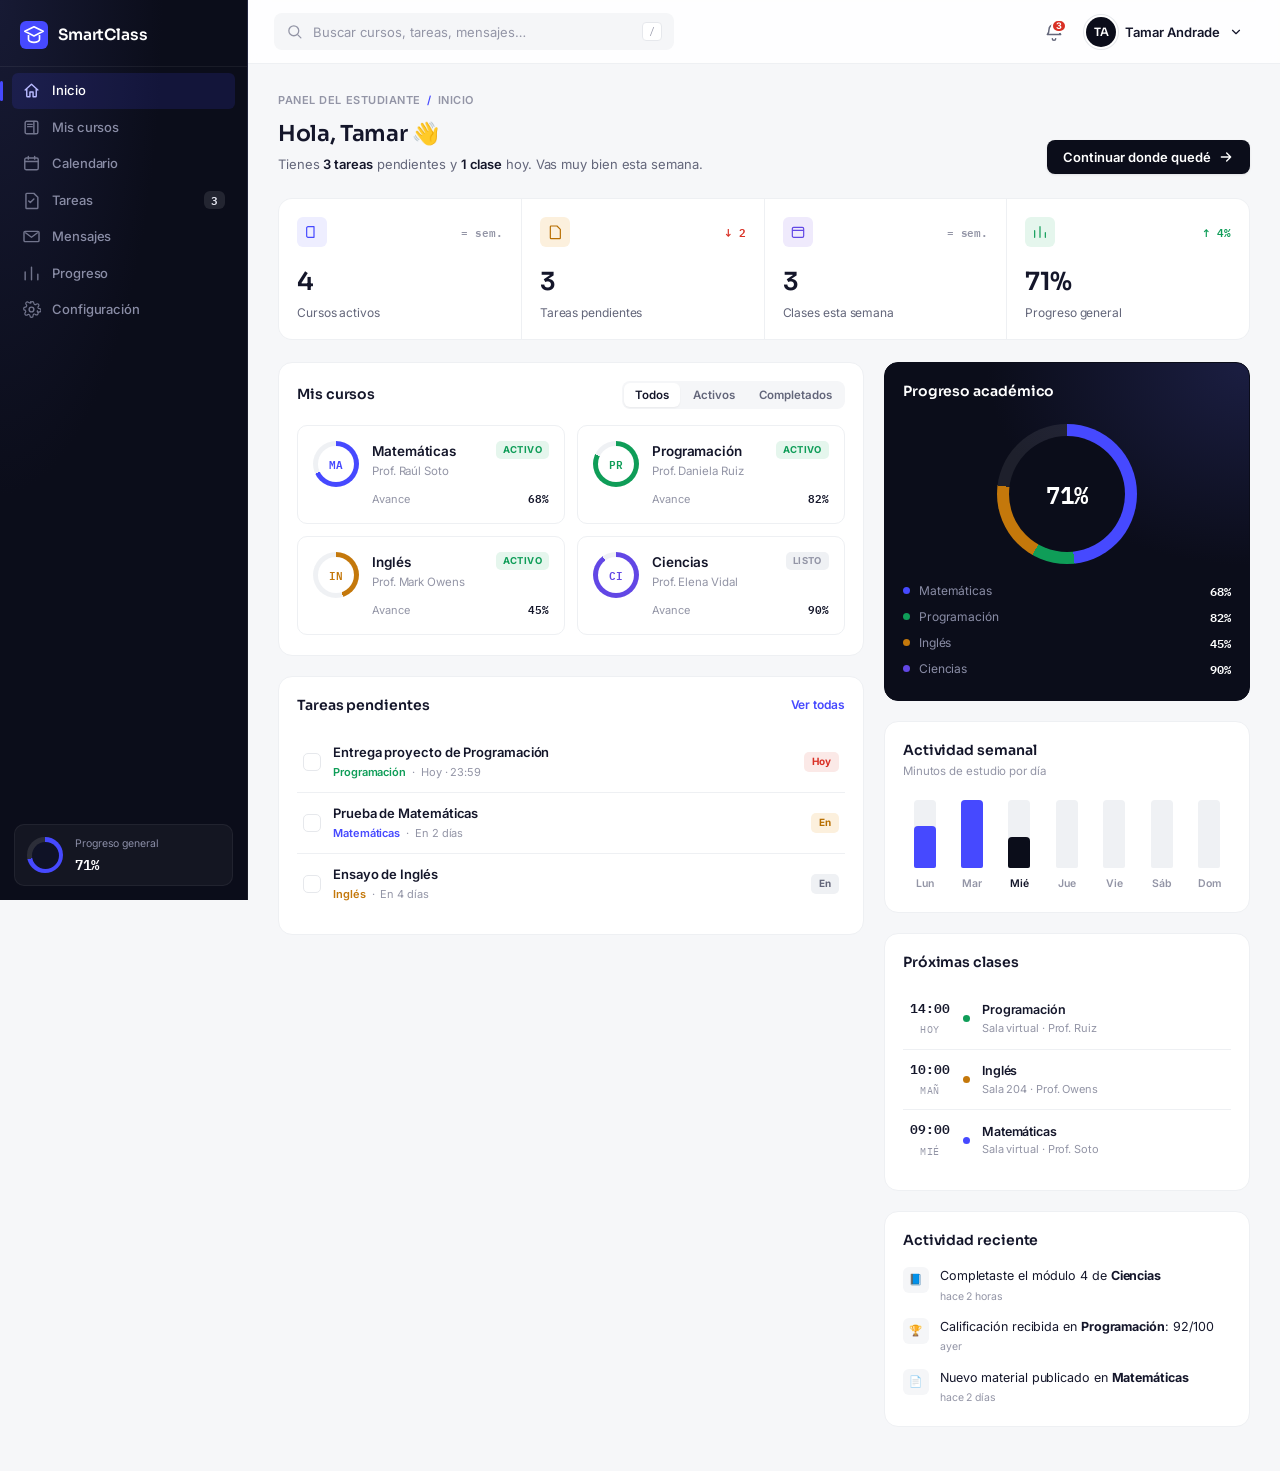
<file: index.html>
<!DOCTYPE html>
<html lang="es">
<head>
    <meta charset="UTF-8" />
    <meta name="viewport" content="width=device-width, initial-scale=1.0" />
    <title>SmartClass — Panel del estudiante</title>
    <meta name="description" content="SmartClass: plataforma educativa. Panel principal del estudiante." />
    <meta name="author" content="Tamar Andrade Miranda" />

    <!-- Google Fonts: Sora (display) + Inter (body/UI) + IBM Plex Mono (datos/cifras) -->
    <link rel="preconnect" href="https://fonts.googleapis.com">
    <link rel="preconnect" href="https://fonts.gstatic.com" crossorigin>
    <link href="https://fonts.googleapis.com/css2?family=Sora:wght@500;600;700;800&family=Inter:wght@400;500;600;700&family=IBM+Plex+Mono:wght@500;600&display=swap" rel="stylesheet">

    <!-- ✅ RUTA CORREGIDA: Añadido ./ para GitHub Pages -->
    <link rel="stylesheet" href="./css/styles.css" />
</head>
<body>

    <!-- ============ OVERLAY (móvil, al abrir sidebar) ============ -->
    <div class="overlay" id="overlay"></div>

    <div class="app">

        <!-- ============ SIDEBAR ============ -->
        <aside class="sidebar" id="sidebar">
            <div class="sidebar__brand">
                <span class="sidebar__logo" aria-hidden="true">
                    <svg width="22" height="22" viewBox="0 0 24 24" fill="none"><path d="M12 3L2 8l10 5 10-5-10-5z" stroke="currentColor" stroke-width="1.8" stroke-linejoin="round"/><path d="M6 12v5c0 1.5 2.7 3 6 3s6-1.5 6-3v-5" stroke="currentColor" stroke-width="1.8" stroke-linejoin="round"/></svg>
                </span>
                <span class="sidebar__name">SmartClass</span>
                <button class="sidebar__close" id="sidebarClose" aria-label="Cerrar menú">
                    <svg width="20" height="20" viewBox="0 0 24 24" fill="none"><path d="M6 6l12 12M18 6L6 18" stroke="currentColor" stroke-width="1.8" stroke-linecap="round"/></svg>
                </button>
            </div>

            <nav class="sidebar__nav" aria-label="Navegación principal">
                <a href="#" class="navlink is-active" data-nav="inicio">
                    <svg class="navlink__icon" width="19" height="19" viewBox="0 0 24 24" fill="none"><path d="M4 11.5L12 4l8 7.5" stroke="currentColor" stroke-width="1.8" stroke-linecap="round" stroke-linejoin="round"/><path d="M6 10v9a1 1 0 001 1h3v-6h4v6h3a1 1 0 001-1v-9" stroke="currentColor" stroke-width="1.8" stroke-linejoin="round"/></svg>
                    <span>Inicio</span>
                </a>
                <a href="#" class="navlink" data-nav="cursos">
                    <svg class="navlink__icon" width="19" height="19" viewBox="0 0 24 24" fill="none"><path d="M4 6a2 2 0 012-2h9v16H6a2 2 0 01-2-2V6z" stroke="currentColor" stroke-width="1.8" stroke-linejoin="round"/><path d="M15 4h3a2 2 0 012 2v12a2 2 0 01-2 2h-3" stroke="currentColor" stroke-width="1.8"/><path d="M7 8h6M7 11h6" stroke="currentColor" stroke-width="1.6" stroke-linecap="round"/></svg>
                    <span>Mis cursos</span>
                </a>
                <a href="#" class="navlink" data-nav="calendario">
                    <svg class="navlink__icon" width="19" height="19" viewBox="0 0 24 24" fill="none"><rect x="3.5" y="5" width="17" height="15" rx="2" stroke="currentColor" stroke-width="1.8"/><path d="M3.5 9.5h17M8 3v3.5M16 3v3.5" stroke="currentColor" stroke-width="1.8" stroke-linecap="round"/></svg>
                    <span>Calendario</span>
                </a>
                <a href="#" class="navlink" data-nav="tareas">
                    <svg class="navlink__icon" width="19" height="19" viewBox="0 0 24 24" fill="none"><path d="M6 3h9l5 5v13a1 1 0 01-1 1H6a1 1 0 01-1-1V4a1 1 0 011-1z" stroke="currentColor" stroke-width="1.8" stroke-linejoin="round"/><path d="M8.5 12.5l2 2 4.5-4.5" stroke="currentColor" stroke-width="1.8" stroke-linecap="round" stroke-linejoin="round"/></svg>
                    <span>Tareas</span>
                    <span class="navlink__badge" id="navTaskBadge">3</span>
                </a>
                <a href="#" class="navlink" data-nav="mensajes">
                    <svg class="navlink__icon" width="19" height="19" viewBox="0 0 24 24" fill="none"><path d="M4 5.5h16A1.5 1.5 0 0121.5 7v10a1.5 1.5 0 01-1.5 1.5H4A1.5 1.5 0 012.5 17V7A1.5 1.5 0 014 5.5z" stroke="currentColor" stroke-width="1.8" stroke-linejoin="round"/><path d="M4 7l8 6 8-6" stroke="currentColor" stroke-width="1.8" stroke-linejoin="round"/></svg>
                    <span>Mensajes</span>
                </a>
                <a href="#" class="navlink" data-nav="progreso">
                    <svg class="navlink__icon" width="19" height="19" viewBox="0 0 24 24" fill="none"><path d="M4 20V10M12 20V4M20 20v-7" stroke="currentColor" stroke-width="1.8" stroke-linecap="round"/></svg>
                    <span>Progreso</span>
                </a>
                <a href="#" class="navlink" data-nav="config">
                    <svg class="navlink__icon" width="19" height="19" viewBox="0 0 24 24" fill="none"><circle cx="12" cy="12" r="3" stroke="currentColor" stroke-width="1.8"/><path d="M19.4 13.5a1.7 1.7 0 00.34 1.87l.06.06a2 2 0 11-2.83 2.83l-.06-.06a1.7 1.7 0 00-1.87-.34 1.7 1.7 0 00-1 1.55V19.9a2 2 0 11-4 0v-.09a1.7 1.7 0 00-1.1-1.55 1.7 1.7 0 00-1.87.34l-.06.06a2 2 0 11-2.83-2.83l.06-.06a1.7 1.7 0 00.34-1.87 1.7 1.7 0 00-1.55-1H4.1a2 2 0 110-4h.09a1.7 1.7 0 001.55-1.1 1.7 1.7 0 00-.34-1.87l-.06-.06a2 2 0 112.83-2.83l.06.06a1.7 1.7 0 001.87.34H10a1.7 1.7 0 001-1.55V4.1a2 2 0 114 0v.09a1.7 1.7 0 001 1.55 1.7 1.7 0 001.87-.34l.06-.06a2 2 0 112.83 2.83l-.06.06a1.7 1.7 0 00-.34 1.87V10a1.7 1.7 0 001.55 1h.09a2 2 0 110 4h-.09a1.7 1.7 0 00-1.55 1z" stroke="currentColor" stroke-width="1.5" stroke-linejoin="round"/></svg>
                    <span>Configuración</span>
                </a>
            </nav>

            <div class="sidebar__footer">
                <div class="mini-progress">
                    <div class="mini-progress__ring" id="miniRing" style="--pct:71"></div>
                    <div>
                        <p class="mini-progress__label">Progreso general</p>
                        <p class="mini-progress__value"><span id="miniRingValue">71</span>%</p>
                    </div>
                </div>
            </div>
        </aside>

        <!-- ============ MAIN ============ -->
        <div class="main">

            <!-- HEADER -->
            <header class="topbar">
                <button class="topbar__menu" id="menuBtn" aria-label="Abrir menú">
                    <svg width="22" height="22" viewBox="0 0 24 24" fill="none"><path d="M4 7h16M4 12h16M4 17h16" stroke="currentColor" stroke-width="1.8" stroke-linecap="round"/></svg>
                </button>

                <div class="searchbar">
                    <svg width="17" height="17" viewBox="0 0 24 24" fill="none"><circle cx="11" cy="11" r="7" stroke="currentColor" stroke-width="1.8"/><path d="M21 21l-4.3-4.3" stroke="currentColor" stroke-width="1.8" stroke-linecap="round"/></svg>
                    <input type="text" placeholder="Buscar cursos, tareas, mensajes…" aria-label="Buscar" />
                    <kbd class="searchbar__kbd">/</kbd>
                </div>

                <div class="topbar__actions">

                    <div class="dropdown" id="notifDropdown">
                        <button class="iconbtn" id="notifBtn" aria-label="Notificaciones" aria-expanded="false">
                            <svg width="20" height="20" viewBox="0 0 24 24" fill="none"><path d="M6 9a6 6 0 0112 0c0 4 1.5 5.5 2 6H4c.5-.5 2-2 2-6z" stroke="currentColor" stroke-width="1.8" stroke-linejoin="round"/><path d="M10 20a2 2 0 004 0" stroke="currentColor" stroke-width="1.8" stroke-linecap="round"/></svg>
                            <span class="iconbtn__dot" id="notifDot">3</span>
                        </button>
                        <div class="dropdown__panel dropdown__panel--wide" id="notifPanel">
                            <div class="dropdown__head">
                                <span>Notificaciones</span>
                                <button class="linkbtn" id="markAllRead">Marcar todo leído</button>
                            </div>
                            <ul class="notif-list" id="notifList">
                                <li class="notif-item is-unread">
                                    <span class="notif-item__dot notif-item__dot--warn"></span>
                                    <div>
                                        <p>Recordatorio: <strong>Prueba de Matemáticas</strong> este jueves</p>
                                        <span class="notif-item__time">hace 1 hora</span>
                                    </div>
                                </li>
                                <li class="notif-item is-unread">
                                    <span class="notif-item__dot notif-item__dot--info"></span>
                                    <div>
                                        <p>Nuevo material publicado en <strong>Inglés</strong></p>
                                        <span class="notif-item__time">hace 3 horas</span>
                                    </div>
                                </li>
                                <li class="notif-item is-unread">
                                    <span class="notif-item__dot notif-item__dot--ok"></span>
                                    <div>
                                        <p>Calificación recibida en <strong>Programación</strong>: 92/100</p>
                                        <span class="notif-item__time">ayer</span>
                                    </div>
                                </li>
                            </ul>
                        </div>
                    </div>

                    <div class="dropdown" id="userDropdown">
                        <button class="user-chip" id="userBtn" aria-expanded="false">
                            <span class="avatar">TA</span>
                            <span class="user-chip__name">Tamar Andrade</span>
                            <svg width="14" height="14" viewBox="0 0 24 24" fill="none"><path d="M6 9l6 6 6-6" stroke="currentColor" stroke-width="2" stroke-linecap="round" stroke-linejoin="round"/></svg>
                        </button>
                        <div class="dropdown__panel" id="userPanel">
                            <a href="#" class="dropdown__item">Mi perfil</a>
                            <a href="#" class="dropdown__item">Configuración</a>
                            <a href="#" class="dropdown__item">Ayuda</a>
                            <hr class="dropdown__sep" />
                            <a href="#" class="dropdown__item dropdown__item--danger">Cerrar sesión</a>
                        </div>
                    </div>
                </div>
            </header>

            <!-- CONTENT -->
            <main class="content">

                <p class="page-eyebrow">Panel del estudiante <span>/</span> Inicio</p>

                <!-- Saludo -->
                <section class="greeting">
                    <div>
                        <h1>Hola, Tamar <span aria-hidden="true">👋</span></h1>
                        <p>Tienes <strong id="greetTaskCount">3 tareas</strong> pendientes y <strong>1 clase</strong> hoy. Vas muy bien esta semana.</p>
                    </div>
                    <button class="btn btn--primary" id="continueBtn">
                        Continuar donde quedé
                        <svg width="16" height="16" viewBox="0 0 24 24" fill="none"><path d="M5 12h14M13 6l6 6-6 6" stroke="currentColor" stroke-width="2" stroke-linecap="round" stroke-linejoin="round"/></svg>
                    </button>
                </section>

                <!-- KPIs -->
                <section class="kpi-grid" aria-label="Resumen académico">
                    <div class="kpi-card">
                        <div class="kpi-card__top">
                            <div class="kpi-card__icon kpi-card__icon--blue">
                                <svg width="16" height="16" viewBox="0 0 24 24" fill="none"><path d="M4 6a2 2 0 012-2h9v16H6a2 2 0 01-2-2V6z" stroke="currentColor" stroke-width="1.8" stroke-linejoin="round"/></svg>
                            </div>
                            <span class="kpi-card__trend kpi-card__trend--flat">= sem.</span>
                        </div>
                        <p class="kpi-card__value">4</p>
                        <p class="kpi-card__label">Cursos activos</p>
                    </div>
                    <div class="kpi-card">
                        <div class="kpi-card__top">
                            <div class="kpi-card__icon kpi-card__icon--amber">
                                <svg width="16" height="16" viewBox="0 0 24 24" fill="none"><path d="M6 3h9l5 5v13a1 1 0 01-1 1H6a1 1 0 01-1-1V4a1 1 0 011-1z" stroke="currentColor" stroke-width="1.8" stroke-linejoin="round"/></svg>
                            </div>
                            <span class="kpi-card__trend kpi-card__trend--down">↓ 2</span>
                        </div>
                        <p class="kpi-card__value" id="kpiPending">3</p>
                        <p class="kpi-card__label">Tareas pendientes</p>
                    </div>
                    <div class="kpi-card">
                        <div class="kpi-card__top">
                            <div class="kpi-card__icon kpi-card__icon--violet">
                                <svg width="16" height="16" viewBox="0 0 24 24" fill="none"><rect x="3.5" y="5" width="17" height="15" rx="2" stroke="currentColor" stroke-width="1.8"/><path d="M3.5 9.5h17" stroke="currentColor" stroke-width="1.8"/></svg>
                            </div>
                            <span class="kpi-card__trend kpi-card__trend--flat">= sem.</span>
                        </div>
                        <p class="kpi-card__value">3</p>
                        <p class="kpi-card__label">Clases esta semana</p>
                    </div>
                    <div class="kpi-card">
                        <div class="kpi-card__top">
                            <div class="kpi-card__icon kpi-card__icon--green">
                                <svg width="16" height="16" viewBox="0 0 24 24" fill="none"><path d="M4 20V10M12 20V4M20 20v-7" stroke="currentColor" stroke-width="1.8" stroke-linecap="round"/></svg>
                            </div>
                            <span class="kpi-card__trend kpi-card__trend--up">↑ 4%</span>
                        </div>
                        <p class="kpi-card__value">71%</p>
                        <p class="kpi-card__label">Progreso general</p>
                    </div>
                </section>

                <!-- Grid principal -->
                <section class="grid-main">

                    <!-- Columna izquierda -->
                    <div class="col-left">

                        <div class="panel">
                            <div class="panel__head">
                                <h2>Mis cursos</h2>
                                <div class="filter-group" id="courseFilters" role="tablist">
                                    <button class="filter-chip is-active" data-filter="todos">Todos</button>
                                    <button class="filter-chip" data-filter="activo">Activos</button>
                                    <button class="filter-chip" data-filter="completado">Completados</button>
                                </div>
                            </div>

                            <div class="course-grid" id="courseGrid">
                                <!-- Las tarjetas de curso se inyectan desde js/app.js a partir de datos ficticios -->
                            </div>
                        </div>

                        <div class="panel">
                            <div class="panel__head">
                                <h2>Tareas pendientes</h2>
                                <a href="#" class="linkbtn">Ver todas</a>
                            </div>
                            <ul class="task-list" id="taskList">
                                <!-- Tareas inyectadas por JS -->
                            </ul>
                        </div>
                    </div>

                    <!-- Columna derecha -->
                    <div class="col-right">

                        <div class="panel panel--progress">
                            <div class="panel__head">
                                <h2>Progreso académico</h2>
                            </div>
                            <div class="progress-ring-wrap">
                                <div class="progress-ring" id="progressRing" style="--pct:71">
                                    <span class="progress-ring__value"><span id="progressRingValue">71</span>%</span>
                                </div>
                                <ul class="progress-legend" id="progressLegend">
                                    <!-- Leyenda por curso inyectada por JS -->
                                </ul>
                            </div>
                        </div>

                        <div class="panel">
                            <div class="panel__head">
                                <div>
                                    <h2>Actividad semanal</h2>
                                    <p class="panel__sub">Minutos de estudio por día</p>
                                </div>
                            </div>
                            <div class="week-chart" id="weekChart">
                                <!-- Barras inyectadas por JS -->
                            </div>
                        </div>

                        <div class="panel">
                            <div class="panel__head">
                                <h2>Próximas clases</h2>
                            </div>
                            <ul class="class-list" id="classList">
                                <!-- Clases inyectadas por JS -->
                            </ul>
                        </div>

                        <div class="panel">
                            <div class="panel__head">
                                <h2>Actividad reciente</h2>
                            </div>
                            <ul class="activity-list" id="activityList">
                                <!-- Actividad inyectada por JS -->
                            </ul>
                        </div>

                    </div>
                </section>
            </main>

            <!-- Navegación compacta móvil -->
            <nav class="mobile-nav" aria-label="Navegación móvil">
                <a href="#" class="mobile-nav__item is-active" data-nav="inicio">
                    <svg width="20" height="20" viewBox="0 0 24 24" fill="none"><path d="M4 11.5L12 4l8 7.5" stroke="currentColor" stroke-width="1.8" stroke-linecap="round" stroke-linejoin="round"/><path d="M6 10v9a1 1 0 001 1h3v-6h4v6h3a1 1 0 001-1v-9" stroke="currentColor" stroke-width="1.8" stroke-linejoin="round"/></svg>
                    <span>Inicio</span>
                </a>
                <a href="#" class="mobile-nav__item" data-nav="cursos">
                    <svg width="20" height="20" viewBox="0 0 24 24" fill="none"><path d="M4 6a2 2 0 012-2h9v16H6a2 2 0 01-2-2V6z" stroke="currentColor" stroke-width="1.8" stroke-linejoin="round"/></svg>
                    <span>Cursos</span>
                </a>
                <a href="#" class="mobile-nav__item" data-nav="tareas">
                    <svg width="20" height="20" viewBox="0 0 24 24" fill="none"><path d="M8.5 12.5l2 2 4.5-4.5" stroke="currentColor" stroke-width="1.8" stroke-linecap="round" stroke-linejoin="round"/><path d="M6 3h9l5 5v13a1 1 0 01-1 1H6a1 1 0 01-1-1V4a1 1 0 011-1z" stroke="currentColor" stroke-width="1.8" stroke-linejoin="round"/></svg>
                    <span>Tareas</span>
                </a>
                <a href="#" class="mobile-nav__item" data-nav="calendario">
                    <svg width="20" height="20" viewBox="0 0 24 24" fill="none"><rect x="3.5" y="5" width="17" height="15" rx="2" stroke="currentColor" stroke-width="1.8"/><path d="M3.5 9.5h17" stroke="currentColor" stroke-width="1.8"/></svg>
                    <span>Agenda</span>
                </a>
                <a href="#" class="mobile-nav__item" data-nav="progreso">
                    <svg width="20" height="20" viewBox="0 0 24 24" fill="none"><path d="M4 20V10M12 20V4M20 20v-7" stroke="currentColor" stroke-width="1.8" stroke-linecap="round"/></svg>
                    <span>Progreso</span>
                </a>
            </nav>
        </div>
    </div>
    <script src="./js/app.js" defer></script>
</body>
</html>
</file>
<file: css/styles.css>
/* =========================================================================
   SMARTCLASS — DESIGN TOKENS (v2 — enterprise SaaS)
   Referencia de dirección: paneles de datos tipo Linear/Stripe/Vercel —
   radios ajustados, sombras casi imperceptibles, jerarquía por tipografía
   y espaciado antes que por color o decoración.
   ========================================================================= */
:root{
  /* Color */
  --bg:            #F6F7F9;
  --surface:       #FFFFFF;
  --surface-2:     #F5F6F8;
  --surface-3:     #EFF1F4;
  --border:        #E6E8EC;
  --border-soft:   #EEF0F3;

  --ink-950:       #0B0D1A;
  --ink-900:       #12142A;
  --ink-800:       #1B1E38;

  --text-primary:  #14162A;
  --text-secondary:#63667A;
  --text-tertiary: #9395A6;
  --text-on-dark:  #E7E8F2;
  --text-on-dark-dim: #8A8DA6;

  --brand:         #4649FF;
  --brand-ink:     #3436E0;
  --brand-tint:    #EEEEFF;
  --brand-line:    #D6D7FF;

  --success:       #0F9D58;
  --success-tint:  #E5F6ED;
  --warning:       #B76E00;
  --warning-tint:  #FCF0DD;
  --danger:        #D93025;
  --danger-tint:   #FBE9E7;
  --info:          #6247E5;
  --info-tint:     #EFEAFC;

  /* curso -> color de acento */
  --c-mate:        #4649FF;
  --c-prog:        #0F9D58;
  --c-ingles:      #C4780B;
  --c-ciencias:    #6247E5;

  /* Tipografía */
  --font-display: "Sora", "Inter", sans-serif;
  --font-body:    "Inter", sans-serif;
  --font-mono:    "IBM Plex Mono", monospace;

  /* Layout */
  --sidebar-w: 248px;
  --header-h: 64px;
  --radius-xs: 6px;
  --radius-sm: 8px;
  --radius-md: 10px;
  --radius-lg: 14px;
  --shadow-xs: 0 1px 2px rgba(11,13,26,0.05);
  --shadow-sm: 0 1px 3px rgba(11,13,26,0.06), 0 1px 2px rgba(11,13,26,0.04);
  --shadow-md: 0 4px 16px -4px rgba(11,13,26,0.10), 0 2px 6px -2px rgba(11,13,26,0.06);
  --shadow-lg: 0 16px 40px -12px rgba(11,13,26,0.22);
  --transition: 160ms cubic-bezier(.4,0,.2,1);
}

/* =========================================================================
   RESET
   ========================================================================= */
*, *::before, *::after{ box-sizing: border-box; }
html{ -webkit-text-size-adjust: 100%; }
body{
  margin:0;
  background: var(--bg);
  color: var(--text-primary);
  font-family: var(--font-body);
  font-size: 13.5px;
  line-height: 1.5;
  -webkit-font-smoothing: antialiased;
  letter-spacing: -0.006em;
}
h1,h2,h3{ font-family: var(--font-display); margin:0; color: var(--text-primary); }
p{ margin:0; }
ul{ list-style:none; margin:0; padding:0; }
a{ color:inherit; text-decoration:none; }
button{ font-family: inherit; cursor:pointer; border:none; background:none; color:inherit; }
input{ font-family:inherit; }
svg{ display:block; flex-shrink:0; }

:focus-visible{
  outline: 2px solid var(--brand);
  outline-offset: 2px;
  border-radius: 4px;
}

@media (prefers-reduced-motion: reduce){
  *{ animation-duration: 0.001ms !important; transition-duration: 0.001ms !important; }
}

/* =========================================================================
   APP LAYOUT
   ========================================================================= */
.app{ display:flex; min-height:100vh; }

.overlay{ display:none; position:fixed; inset:0; background: rgba(11,13,26,0.5); z-index: 40; }
.overlay.is-visible{ display:block; }

/* ---------- SIDEBAR ---------- */
.sidebar{
  width: var(--sidebar-w);
  flex-shrink:0;
  background: var(--ink-950);
  background-image: radial-gradient(120% 100% at 0% 0%, #171A34 0%, var(--ink-950) 55%);
  color: var(--text-on-dark-dim);
  display:flex;
  flex-direction:column;
  position: sticky;
  top:0;
  height: 100vh;
  z-index: 50;
  border-right: 1px solid rgba(255,255,255,0.06);
}

.sidebar__brand{
  display:flex;
  align-items:center;
  gap:10px;
  padding: 21px 20px 17px;
  color:#fff;
  border-bottom: 1px solid rgba(255,255,255,0.06);
  margin-bottom: 6px;
}
.sidebar__logo{
  display:flex; align-items:center; justify-content:center;
  width:28px; height:28px;
  background: var(--brand);
  border-radius: var(--radius-xs);
  color:#fff;
}
.sidebar__name{
  font-family: var(--font-display);
  font-weight:600;
  font-size:15.5px;
  letter-spacing: -0.01em;
}
.sidebar__close{ display:none; margin-left:auto; color:#fff; }

.sidebar__eyebrow{
  padding: 10px 20px 6px;
  font-size:10.5px;
  font-weight:600;
  letter-spacing:.06em;
  text-transform:uppercase;
  color: rgba(231,232,242,0.35);
}

.sidebar__nav{
  display:flex;
  flex-direction:column;
  gap:1px;
  padding: 0 12px;
  flex:1;
  overflow-y:auto;
}

.navlink{
  display:flex;
  align-items:center;
  gap:11px;
  padding:8px 10px;
  border-radius: var(--radius-xs);
  font-size:13px;
  font-weight:500;
  color: var(--text-on-dark-dim);
  transition: background var(--transition), color var(--transition);
  position:relative;
}
.navlink__icon{ opacity:0.8; }
.navlink:hover{ background: rgba(255,255,255,0.05); color: var(--text-on-dark); }
.navlink.is-active{
  background: rgba(70,73,255,0.14);
  color:#fff;
}
.navlink.is-active::before{
  content:"";
  position:absolute; left:-12px; top:8px; bottom:8px; width:2.5px;
  background: var(--brand);
  border-radius: 2px;
}
.navlink.is-active .navlink__icon{ opacity:1; color: #B9BAFF; }
.navlink__badge{
  margin-left:auto;
  background: rgba(255,255,255,0.1);
  color: var(--text-on-dark);
  font-size:10.5px;
  font-weight:600;
  padding: 1px 7px;
  border-radius: var(--radius-xs);
  font-family: var(--font-mono);
}
.navlink.is-active .navlink__badge{ background: rgba(70,73,255,0.35); color:#fff; }

.sidebar__footer{ padding: 14px; }

.mini-progress{
  display:flex;
  align-items:center;
  gap:12px;
  background: rgba(255,255,255,0.04);
  border: 1px solid rgba(255,255,255,0.06);
  padding:11px 12px;
  border-radius: var(--radius-md);
}
.mini-progress__ring{
  width:36px; height:36px;
  border-radius:50%;
  flex-shrink:0;
  background: conic-gradient(var(--brand) calc(var(--pct) * 1%), rgba(255,255,255,0.1) 0);
  display:flex; align-items:center; justify-content:center;
}
.mini-progress__ring::after{
  content:"";
  width:27px; height:27px;
  border-radius:50%;
  background: #0F1226;
}
.mini-progress__label{ font-size:10.5px; color: var(--text-on-dark-dim); margin-bottom:2px; }
.mini-progress__value{ font-family: var(--font-mono); font-weight:600; color:#fff; font-size:13.5px; }

/* ---------- MAIN ---------- */
.main{ flex:1; min-width:0; display:flex; flex-direction:column; }

/* ---------- TOPBAR ---------- */
.topbar{
  height: var(--header-h);
  flex-shrink:0;
  display:flex;
  align-items:center;
  gap:16px;
  padding: 0 26px;
  background: rgba(255,255,255,0.85);
  backdrop-filter: saturate(180%) blur(10px);
  border-bottom: 1px solid var(--border-soft);
  position: sticky;
  top:0;
  z-index: 30;
}
.topbar__menu{ display:none; color: var(--text-primary); }

.searchbar{
  flex:1;
  max-width: 400px;
  display:flex;
  align-items:center;
  gap:8px;
  background: var(--surface-2);
  border: 1px solid transparent;
  border-radius: var(--radius-sm);
  padding: 8px 11px;
  color: var(--text-tertiary);
  transition: border-color var(--transition), background var(--transition);
}
.searchbar:focus-within{
  border-color: var(--brand-line);
  background: var(--surface);
  box-shadow: 0 0 0 3px var(--brand-tint);
}
.searchbar input{ border:none; background:none; outline:none; flex:1; font-size:13px; color: var(--text-primary); }
.searchbar input::placeholder{ color: var(--text-tertiary); }
.searchbar__kbd{
  font-family: var(--font-mono);
  font-size:10px;
  color: var(--text-tertiary);
  background: var(--surface);
  border: 1px solid var(--border);
  border-radius:4px;
  padding: 1px 6px;
}

.topbar__actions{ margin-left:auto; display:flex; align-items:center; gap:8px; }

.iconbtn{
  position:relative;
  width:36px; height:36px;
  display:flex; align-items:center; justify-content:center;
  border-radius: var(--radius-sm);
  color: var(--text-secondary);
  transition: background var(--transition), color var(--transition);
}
.iconbtn:hover{ background: var(--surface-2); color: var(--text-primary); }
.iconbtn__dot{
  position:absolute; top:5px; right:5px;
  min-width:14px; height:14px; padding:0 3px;
  background: var(--danger);
  color:#fff;
  font-size:9px;
  font-weight:700;
  border-radius:100px;
  display:flex; align-items:center; justify-content:center;
  border: 2px solid var(--surface);
}
.iconbtn__dot.is-hidden{ display:none; }

.user-chip{
  display:flex; align-items:center; gap:9px;
  padding: 5px 10px 5px 5px;
  border-radius: var(--radius-sm);
  border:1px solid transparent;
  transition: background var(--transition), border-color var(--transition);
}
.user-chip:hover{ background: var(--surface-2); border-color: var(--border-soft); }
.avatar{
  width:30px; height:30px;
  border-radius:50%;
  background: var(--ink-950);
  color:#fff;
  font-family: var(--font-display); font-weight:600; font-size:11.5px;
  display:flex; align-items:center; justify-content:center;
  box-shadow: 0 0 0 2px var(--surface), 0 0 0 3px var(--border);
}
.user-chip__name{ font-weight:600; font-size:13px; color: var(--text-primary); }

/* Dropdowns */
.dropdown{ position:relative; }
.dropdown__panel{
  position:absolute; top: calc(100% + 8px); right:0;
  min-width:224px;
  background: var(--surface);
  border:1px solid var(--border);
  border-radius: var(--radius-md);
  box-shadow: var(--shadow-lg);
  padding:5px;
  opacity:0; visibility:hidden; transform: translateY(-4px) scale(.98);
  transform-origin: top right;
  transition: opacity var(--transition), transform var(--transition), visibility var(--transition);
  z-index: 60;
}
.dropdown__panel.is-open{ opacity:1; visibility:visible; transform: translateY(0) scale(1); }
.dropdown__panel--wide{ min-width:320px; padding:0; }
.dropdown__item{ display:block; padding: 8px 11px; border-radius:var(--radius-xs); font-size:13px; font-weight:500; color: var(--text-primary); }
.dropdown__item:hover{ background: var(--surface-2); }
.dropdown__item--danger{ color: var(--danger); }
.dropdown__sep{ border:none; border-top:1px solid var(--border-soft); margin:5px 4px; }

.dropdown__head{ display:flex; align-items:center; justify-content:space-between; padding: 13px 15px 9px; font-weight:600; font-size:13px; }
.linkbtn{ color: var(--brand); font-weight:600; font-size:12px; }
.linkbtn:hover{ text-decoration:underline; }

.notif-list{ padding: 2px 6px 8px; max-height:320px; overflow-y:auto; }
.notif-item{ display:flex; gap:10px; padding:9px 9px; border-radius:var(--radius-xs); }
.notif-item:hover{ background: var(--surface-2); }
.notif-item p{ font-size:12.5px; color: var(--text-primary); line-height:1.4; }
.notif-item__time{ font-size:11px; color: var(--text-tertiary); }
.notif-item__dot{ width:6px; height:6px; border-radius:50%; margin-top:6px; flex-shrink:0; }
.notif-item__dot--warn{ background: var(--warning); }
.notif-item__dot--info{ background: var(--brand); }
.notif-item__dot--ok{ background: var(--success); }
.notif-item.is-unread{ background: var(--surface-2); }

/* =========================================================================
   CONTENT
   ========================================================================= */
.content{
  flex:1;
  padding: 28px 30px 44px;
  max-width: 1320px;
  width:100%;
  margin:0 auto;
}

.page-eyebrow{
  font-size:11px;
  font-weight:600;
  letter-spacing:.05em;
  text-transform:uppercase;
  color: var(--text-tertiary);
  margin-bottom:8px;
  display:flex;
  align-items:center;
  gap:6px;
}
.page-eyebrow span{ color: var(--brand); }

.greeting{
  display:flex; align-items:flex-end; justify-content:space-between; gap:20px;
  margin-bottom: 24px; flex-wrap:wrap;
}
.greeting h1{ font-size: 22px; font-weight:600; letter-spacing:-0.015em; margin-bottom:5px; }
.greeting p{ color: var(--text-secondary); font-size:13px; }
.greeting strong{ color: var(--text-primary); font-weight:600; }

.btn{
  display:inline-flex; align-items:center; gap:7px;
  padding: 9px 16px;
  border-radius: var(--radius-sm);
  font-weight:600; font-size:13px;
  transition: transform var(--transition), box-shadow var(--transition), background var(--transition);
  white-space:nowrap;
}
.btn--primary{ background: var(--ink-950); color:#fff; box-shadow: var(--shadow-sm); }
.btn--primary:hover{ background: var(--brand); box-shadow: 0 6px 18px -6px rgba(70,73,255,0.5); }
.btn--primary:active{ transform: translateY(1px); }

/* ---------- KPI GRID ---------- */
.kpi-grid{ display:grid; grid-template-columns: repeat(4, 1fr); gap:1px; background: var(--border-soft); border:1px solid var(--border-soft); border-radius: var(--radius-lg); overflow:hidden; margin-bottom: 22px; }
.kpi-card{
  background: var(--surface);
  padding: 18px 18px 17px;
  transition: background var(--transition);
}
.kpi-card:hover{ background: var(--surface-2); }
.kpi-card__top{ display:flex; align-items:center; justify-content:space-between; margin-bottom:16px; }
.kpi-card__icon{
  width:30px; height:30px; border-radius: var(--radius-xs);
  display:flex; align-items:center; justify-content:center;
}
.kpi-card__icon--blue{ background: var(--brand-tint); color: var(--brand); }
.kpi-card__icon--amber{ background: var(--warning-tint); color: var(--warning); }
.kpi-card__icon--violet{ background: var(--info-tint); color: var(--info); }
.kpi-card__icon--green{ background: var(--success-tint); color: var(--success); }
.kpi-card__trend{ font-size:11px; font-weight:600; font-family: var(--font-mono); display:flex; align-items:center; gap:2px; }
.kpi-card__trend--up{ color: var(--success); }
.kpi-card__trend--down{ color: var(--danger); }
.kpi-card__trend--flat{ color: var(--text-tertiary); }
.kpi-card__value{ font-family: var(--font-display); font-size: 25px; font-weight:600; letter-spacing:-0.02em; margin-bottom:3px; }
.kpi-card__label{ font-size:12px; color: var(--text-secondary); }

/* ---------- MAIN GRID ---------- */
.grid-main{ display:grid; grid-template-columns: 1.6fr 1fr; gap:20px; align-items:start; }
.col-left, .col-right{ display:flex; flex-direction:column; gap:20px; }

.panel{
  background: var(--surface);
  border:1px solid var(--border-soft);
  border-radius: var(--radius-lg);
  padding: 18px 18px 20px;
}
.panel__head{ display:flex; align-items:center; justify-content:space-between; margin-bottom:16px; gap:10px; flex-wrap:wrap; }
.panel__head h2{ font-size:14px; font-weight:600; }
.panel__sub{ font-size:11.5px; color: var(--text-tertiary); margin-top:2px; }

.filter-group{ display:flex; gap:2px; background: var(--surface-2); padding:2px; border-radius: var(--radius-sm); }
.filter-chip{ padding:5px 11px; border-radius: 6px; font-size:11.5px; font-weight:600; color: var(--text-secondary); transition: background var(--transition), color var(--transition); }
.filter-chip:hover{ color: var(--text-primary); }
.filter-chip.is-active{ background: var(--surface); color: var(--text-primary); box-shadow: var(--shadow-xs); }

/* ---------- COURSE CARDS ---------- */
.course-grid{ display:grid; grid-template-columns: 1fr 1fr; gap:12px; }
.course-card{
  border:1px solid var(--border-soft);
  border-radius: var(--radius-md);
  padding:15px;
  display:flex;
  gap:13px;
  transition: box-shadow var(--transition), border-color var(--transition), background var(--transition);
}
.course-card:hover{ box-shadow: var(--shadow-sm); border-color: var(--border); background: var(--surface-2); }

.course-ring{
  --size: 46px;
  width: var(--size); height: var(--size);
  flex-shrink:0;
  border-radius:50%;
  background: conic-gradient(var(--accent, var(--brand)) calc(var(--pct) * 1%), var(--surface-3) 0);
  display:flex; align-items:center; justify-content:center;
}
.course-ring::after{ content:""; position:absolute; }
.course-ring span{
  width: calc(var(--size) - 10px); height: calc(var(--size) - 10px);
  border-radius:50%;
  background: var(--surface);
  display:flex; align-items:center; justify-content:center;
  font-family: var(--font-mono); font-size:10.5px; font-weight:600;
  color: var(--accent, var(--brand));
}
.course-card:hover .course-ring span{ background: var(--surface-2); }

.course-card__body{ flex:1; min-width:0; }
.course-card__top{ display:flex; align-items:flex-start; justify-content:space-between; gap:8px; margin-bottom:2px; }
.course-card__title{ font-size:13.5px; font-weight:600; }
.course-card__status{ font-size:9.5px; font-weight:700; text-transform:uppercase; letter-spacing:.04em; padding:2px 7px; border-radius:5px; flex-shrink:0; }
.course-card__status--activo{ background: var(--success-tint); color: var(--success); }
.course-card__status--completado{ background: var(--surface-3); color: var(--text-tertiary); }
.course-card__teacher{ font-size:11.5px; color: var(--text-tertiary); margin-bottom:10px; }
.course-card__meta{ display:flex; justify-content:space-between; align-items:baseline; font-size:11px; color: var(--text-tertiary); }
.course-card__meta strong{ color: var(--text-primary); font-family: var(--font-mono); font-weight:600; }

/* ---------- TASK LIST ---------- */
.task-list{ display:flex; flex-direction:column; }
.task-item{ display:flex; align-items:center; gap:12px; padding:11px 6px; border-bottom: 1px solid var(--border-soft); transition: background var(--transition); }
.task-item:last-child{ border-bottom:none; }
.task-item:hover{ background: var(--surface-2); }
.task-item.is-done .task-item__title{ text-decoration: line-through; color: var(--text-tertiary); }

.check{
  width:18px; height:18px; border-radius: 5px;
  border:1.5px solid var(--border);
  flex-shrink:0;
  display:flex; align-items:center; justify-content:center;
  transition: background var(--transition), border-color var(--transition);
}
.check svg{ opacity:0; transition: opacity var(--transition); }
.task-item.is-done .check{ background: var(--success); border-color: var(--success); }
.task-item.is-done .check svg{ opacity:1; }

.task-item__body{ flex:1; min-width:0; }
.task-item__title{ font-size:13px; font-weight:600; margin-bottom:2px; }
.task-item__meta{ font-size:11px; color: var(--text-tertiary); display:flex; align-items:center; gap:6px; }
.task-item__course{ font-weight:600; }

.pill{ font-size:10px; font-weight:700; padding:2.5px 8px; border-radius:5px; white-space:nowrap; }
.pill--danger{ background: var(--danger-tint); color: var(--danger); }
.pill--warning{ background: var(--warning-tint); color: var(--warning); }
.pill--neutral{ background: var(--surface-3); color: var(--text-secondary); }

/* ---------- PROGRESS RING (elemento distintivo) ---------- */
.panel--progress{
  background: var(--ink-950);
  background-image: radial-gradient(120% 100% at 100% 0%, #1B1E42 0%, var(--ink-950) 60%);
  border-color: var(--ink-950);
}
.panel--progress h2{ color:#fff; }
.progress-ring-wrap{ display:flex; flex-direction:column; align-items:center; gap:18px; padding: 6px 0 2px; }

.progress-ring{
  --size: 140px;
  width: var(--size); height: var(--size);
  border-radius:50%;
  background: conic-gradient(
    var(--c-mate)     calc(var(--pct) * 0.68% * 1),
    var(--c-prog)     calc(var(--pct) * 0.68% * 1) calc(var(--pct) * 0.82% * 1),
    var(--c-ingles)   calc(var(--pct) * 0.82% * 1) calc(var(--pct) * 0.45% * 1 + 45%),
    var(--c-ciencias) calc(var(--pct) * 0.45% * 1 + 45%) calc(var(--pct) * 1%),
    rgba(255,255,255,0.08) 0
  );
  display:flex; align-items:center; justify-content:center;
  position:relative;
}
.progress-ring::after{ content:""; position:absolute; width: calc(var(--size) - 24px); height: calc(var(--size) - 24px); border-radius:50%; background: var(--ink-950); }
.progress-ring__value{ position:relative; z-index:1; font-family: var(--font-mono); font-size:24px; font-weight:600; color:#fff; }

.progress-legend{ width:100%; display:flex; flex-direction:column; gap:8px; }
.progress-legend li{ display:flex; align-items:center; gap:9px; font-size:12px; color: var(--text-on-dark-dim); }
.progress-legend__dot{ width:7px; height:7px; border-radius:50%; flex-shrink:0; }
.progress-legend strong{ margin-left:auto; color:#fff; font-family: var(--font-mono); font-weight:600; }

/* ---------- ACTIVIDAD SEMANAL (data-viz) ---------- */
.week-chart{ display:flex; align-items:flex-end; justify-content:space-between; gap:8px; height:96px; padding: 4px 2px 0; }
.week-chart__col{ flex:1; display:flex; flex-direction:column; align-items:center; gap:8px; height:100%; justify-content:flex-end; }
.week-chart__bar{
  width:100%;
  max-width:22px;
  border-radius: 4px 4px 2px 2px;
  background: var(--surface-3);
  position:relative;
  transition: background var(--transition);
}
.week-chart__bar-fill{
  position:absolute; bottom:0; left:0; right:0;
  border-radius: 4px 4px 2px 2px;
  background: var(--brand);
  transition: height 600ms ease;
}
.week-chart__col.is-today .week-chart__bar-fill{ background: var(--ink-950); }
.week-chart__label{ font-size:10.5px; color: var(--text-tertiary); font-weight:600; }
.week-chart__col.is-today .week-chart__label{ color: var(--text-primary); }

/* ---------- CLASS LIST ---------- */
.class-list{ display:flex; flex-direction:column; }
.class-item{ display:flex; align-items:center; gap:12px; padding:10px 6px; border-bottom: 1px solid var(--border-soft); }
.class-item:last-child{ border-bottom:none; }
.class-item__time{ width:42px; text-align:center; flex-shrink:0; font-family: var(--font-mono); }
.class-item__time strong{ display:block; font-size:13px; font-weight:600; }
.class-item__time span{ font-size:9.5px; color: var(--text-tertiary); text-transform:uppercase; letter-spacing:.03em; }
.class-item__dot{ width:7px; height:7px; border-radius:50%; flex-shrink:0; }
.class-item__title{ font-size:12.5px; font-weight:600; }
.class-item__sub{ font-size:11px; color: var(--text-tertiary); }

/* ---------- ACTIVITY LIST ---------- */
.activity-list{ display:flex; flex-direction:column; gap:13px; }
.activity-item{ display:flex; gap:11px; }
.activity-item__icon{
  width:26px; height:26px; border-radius: var(--radius-xs); flex-shrink:0;
  display:flex; align-items:center; justify-content:center;
  background: var(--surface-2);
  color: var(--text-secondary);
  font-size:12px;
}
.activity-item p{ font-size:12.5px; line-height:1.4; }
.activity-item span{ font-size:10.5px; color: var(--text-tertiary); }

/* =========================================================================
   RESPONSIVE
   ========================================================================= */
@media (max-width: 1080px){
  .grid-main{ grid-template-columns: 1fr; }
  .kpi-grid{ grid-template-columns: repeat(2, 1fr); }
}

@media (max-width: 900px){
  .sidebar{
    position:fixed; left:0; top:0;
    transform: translateX(-100%);
    box-shadow: var(--shadow-lg);
    transition: transform var(--transition);
  }
  .sidebar.is-open{ transform: translateX(0); }
  .sidebar__close{ display:flex; }
  .topbar__menu{ display:flex; }
  .user-chip__name{ display:none; }
  .content{ padding: 20px 16px 90px; }
}

.mobile-nav{ display:none; }
@media (max-width: 900px){
  .mobile-nav{
    display:flex; position:fixed; bottom:0; left:0; right:0;
    background: var(--surface);
    border-top:1px solid var(--border-soft);
    padding: 8px 6px calc(env(safe-area-inset-bottom, 0px) + 8px);
    z-index: 45;
  }
  .mobile-nav__item{ flex:1; display:flex; flex-direction:column; align-items:center; gap:3px; padding:6px 2px; font-size:9.5px; font-weight:600; color: var(--text-tertiary); border-radius: var(--radius-xs); }
  .mobile-nav__item.is-active{ color: var(--brand); }
}

@media (max-width: 640px){
  .kpi-grid{ grid-template-columns: 1fr 1fr; }
  .course-grid{ grid-template-columns: 1fr; }
  .searchbar{ display:none; }
  .greeting{ flex-direction:column; align-items:flex-start; }
  .btn--primary{ width:100%; justify-content:center; }
  .topbar{ padding: 0 14px; gap:10px; }
}
</file>
